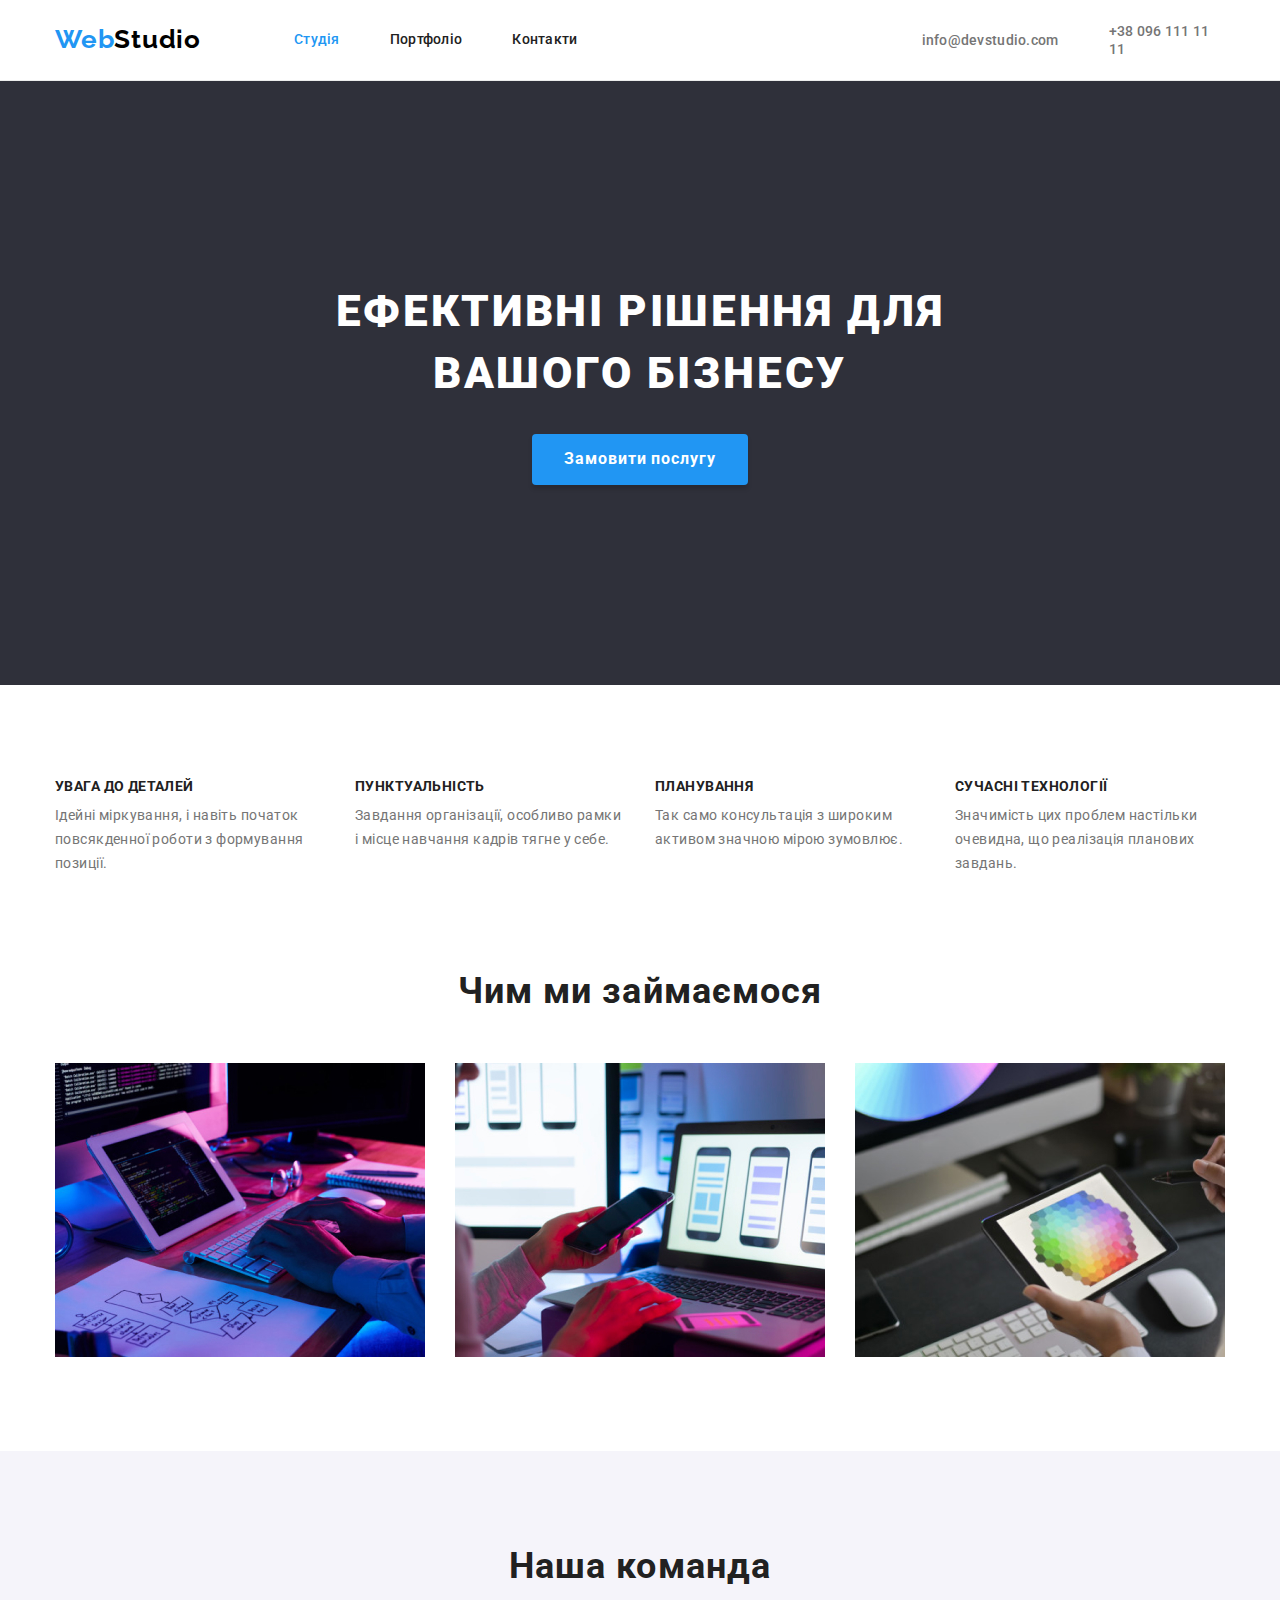
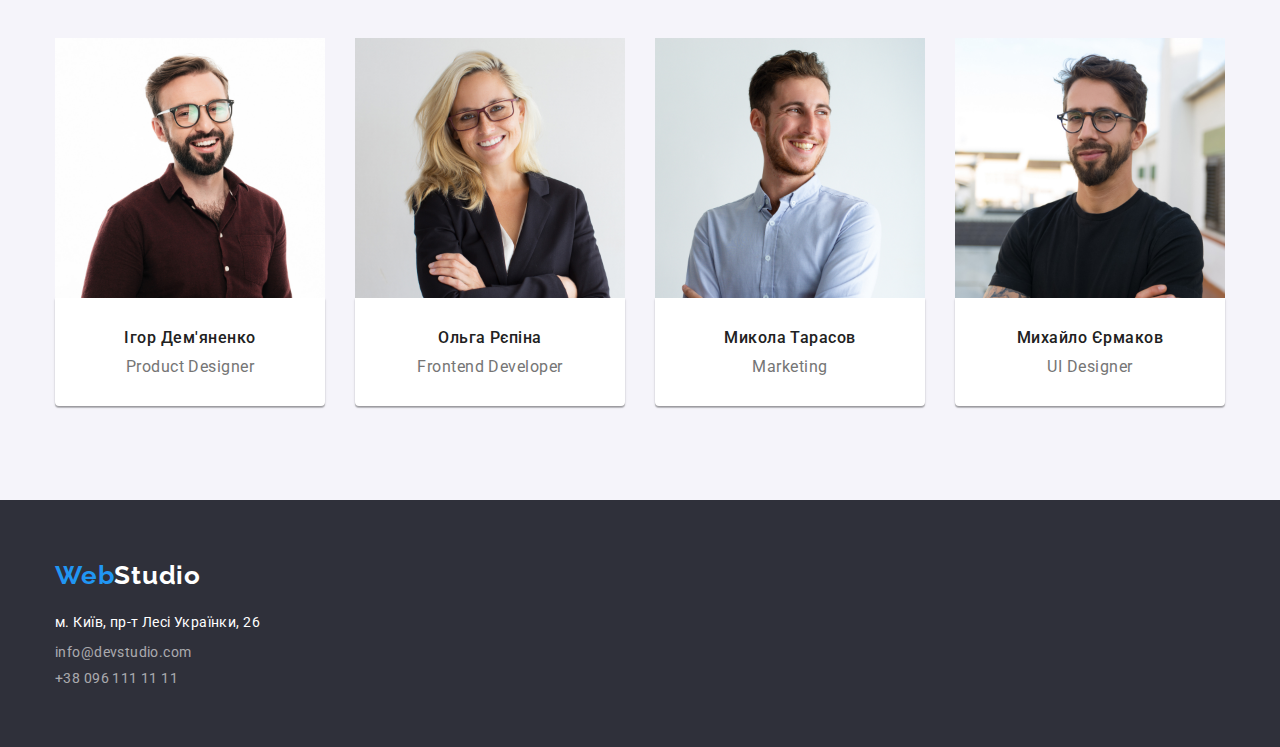
<file: index.html>
<!DOCTYPE html>
<html lang="uk">
  <head>
    <meta charset="UTF-8" />
    <meta http-equiv="X-UA-Compatible" content="IE=edge" />
    <meta name="viewport" content="width=device-width, initial-scale=1.0" />
    <title>Студія</title>
    <link rel="preconnect" href="https://fonts.googleapis.com" />
    <link rel="preconnect" href="https://fonts.gstatic.com" crossorigin />
    <link
      href="https://fonts.googleapis.com/css2?family=Raleway:wght@700&family=Roboto:wght@400;500;700;900&display=swap"
      rel="stylesheet"
    />
    <link
      rel="stylesheet"
      href="https://cdnjs.cloudflare.com/ajax/libs/modern-normalize/1.1.0/modern-normalize.min.css"
    />
    <link rel="stylesheet" href="./css/styles.css" />
  </head>
  <body>
    <header class="page-header">
      <div class="container">
        <a href="index.html" class="header logo" lang="en"
          >Web<span class="nav-logo-color">Studio</span></a
        >

        <nav class="navigation">
          <ul class="nav-list">
            <li class="nav-item">
              <a href="./index.html" class="nav-link active">Студія</a>
            </li>
            <li class="nav-item">
              <a href="./portfolio.html" class="nav-link">Портфоліо</a>
            </li>
            <li class="nav-item">
              <a href="#" class="nav-link">Контакти</a>
            </li>
          </ul>
        </nav>

        <ul class="contact-links">
          <li class="item">
            <a href="mailto:info@devstudio.com" class="adress-header"
              >info@devstudio.com</a
            >
          </li>
          <li class="item">
            <a href="tel:+380961111111" class="adress-header phone"
              >+38 096 111 11 11</a
            >
          </li>
        </ul>
      </div>
    </header>

    <main>
      <section class="hero section">
        <div class="container">
          <h1 class="hero-title">Ефективні рішення для вашого бізнесу</h1>
          <button type="button" class="hero-btn">Замовити послугу</button>
        </div>
      </section>

      <section class="details section">
        <div class="container">
          <h2 class="visually-hidden">HiddenTitle</h2>
          <ul class="details-list">
            <li>
              <h3 class="details-title">УВАГА ДО ДЕТАЛЕЙ</h3>
              <p class="details-description">
                Ідейні міркування, і навіть початок повсякденної роботи з
                формування позиції.
              </p>
            </li>
            <li>
              <h3 class="details-title">ПУНКТУАЛЬНІСТЬ</h3>
              <p class="details-description">
                Завдання організації, особливо рамки і місце навчання кадрів
                тягне у себе.
              </p>
            </li>
            <li>
              <h3 class="details-title">ПЛАНУВАННЯ</h3>
              <p class="details-description">
                Так само консультація з широким активом значною мірою зумовлює.
              </p>
            </li>
            <li>
              <h3 class="details-title">СУЧАСНІ ТЕХНОЛОГІЇ</h3>
              <p class="details-description">
                Значимість цих проблем настільки очевидна, що реалізація
                планових завдань.
              </p>
            </li>
          </ul>
        </div>
      </section>

      <section class="activity section">
        <div class="container">
          <h2 class="activity-title">Чим ми займаємося</h2>
          <ul class="activity-list">
            <li>
              <img
                src="./images/img.jpg"
                alt="Розробка на комп'ютері"
                width="370"
                height="294"
                class="activity-image"
              />
            </li>
            <li>
              <img
                src="./images/img-1.jpg"
                alt="Розробка на телефоні"
                width="370"
                height="294"
                class="activity-image"
              />
            </li>
            <li>
              <img
                src="./images/img-2.jpg"
                alt="Розробка на планшеті"
                width="370"
                height="294"
                class="activity-image"
              />
            </li>
          </ul>
        </div>
      </section>

      <section class="team section">
        <div class="container">
          <h2 class="team-main-title">Наша команда</h2>

          <ul class="team-members">
            <li class="team-items">
              <img
                src="./images/img(1).jpg"
                alt="Ігор Дем'яненко"
                width="270"
                height="260"
                class="team first-pic"
              />
              <div class="cards">
                <h3 class="team-title">Ігор Дем'яненко</h3>
                <p lang="en" class="team-description">Product Designer</p>
              </div>
            </li>
            <li class="team-items">
              <img
                src="./images/img-1(1).jpg"
                alt="Ольга Рєпіна"
                width="270"
                height="260"
                class="team second-pic"
              />

              <div class="cards">
                <h3 class="team-title">Ольга Рєпіна</h3>
                <p class="team-description">Frontend Developer</p>
              </div>
            </li>
            <li class="team-items">
              <img
                src="./images/img-2(1).jpg"
                alt="Микола Тарасов"
                width="270"
                height="260"
                class="team third-pic"
              />
              <div class="cards">
                <h3 class="team-title">Микола Тарасов</h3>
                <p class="team-description">Marketing</p>
              </div>
            </li>
            <li class="team-items">
              <img
                src="./images/img-3.jpg"
                alt="Михайло Єрмаков"
                width="270"
                height="260"
                class="team fourth-pic"
              />
              <div class="cards">
                <h3 class="team-title">Михайло Єрмаков</h3>
                <p class="team-description">UI Designer</p>
              </div>
            </li>
          </ul>
        </div>
      </section>
    </main>

    <footer class="footer">
      <div class="container">
        <a href="index.html" class="footer-logotyp" lang="en"
          >Web<span class="footer-logotyp-color">Studio</span></a
        >

        <address class="footer-info">
          <ul class="adress">
            <li class="footer-address-living">
              <a href="#" class="footer-address living-adress"
                >м. Київ, пр-т Лесі Українки, 26</a
              >
            </li>
            <li class="footer-address-living">
              <a href="mailto:info@devstudio.com" class="footer-address information"
                >info@devstudio.com</a
              >
            </li>
            <li class="footer-address-living">
              <a href="tel:+380961111111" class="footer-address information"
                >+38 096 111 11 11</a
              >
            </li>
          </ul>
        </address>
      </div>
    </footer>
  </body>
</html>
</file>
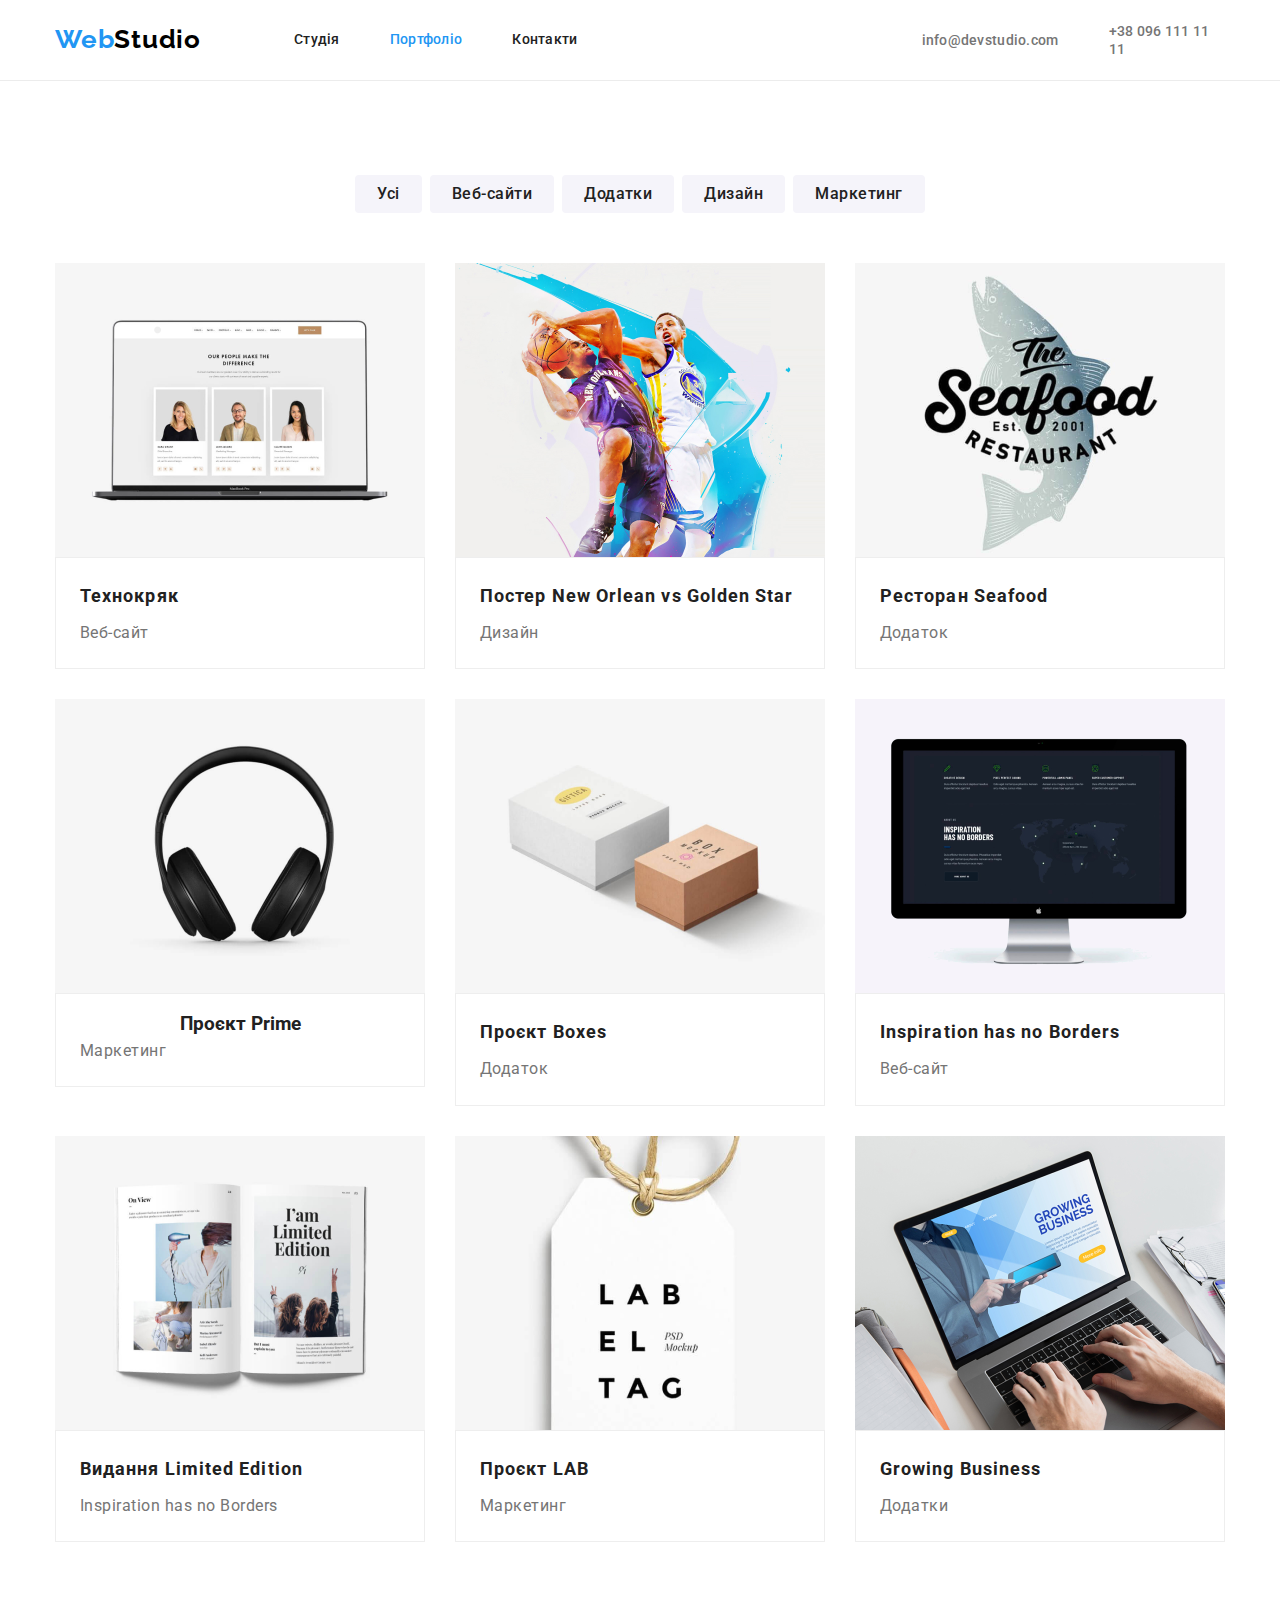
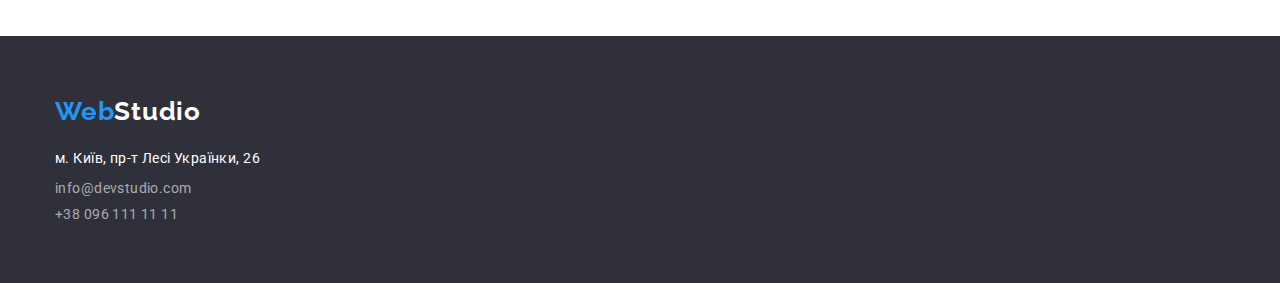
<file: portfolio.html>
<!DOCTYPE html>
<html lang="uk">
  <head>
    <meta charset="UTF-8" />
    <meta http-equiv="X-UA-Compatible" content="IE=edge" />
    <meta name="viewport" content="width=device-width, initial-scale=1.0" />
    <title>Студія</title>
    <link rel="preconnect" href="https://fonts.googleapis.com" />
    <link rel="preconnect" href="https://fonts.gstatic.com" crossorigin />
    <link
      href="https://fonts.googleapis.com/css2?family=Raleway:wght@700&family=Roboto:wght@400;500;700;900&display=swap"
      rel="stylesheet"
    />
    <link
      rel="stylesheet"
      href="https://cdnjs.cloudflare.com/ajax/libs/modern-normalize/1.1.0/modern-normalize.min.css"
    />
    <link rel="stylesheet" href="./css/styles.css" />
  </head>

  <body>
    <header class="page-header">
      <div class="container">
        <a href="index.html" class="header logo" lang="en"
          >Web<span class="nav-logo-color">Studio</span></a
        >

        <nav class="navigation">
          <ul class="nav-list">
            <li class="nav-item">
              <a href="./index.html" class="nav-link">Студія</a>
            </li>
            <li class="nav-item">
              <a href="./portfolio.html" class="nav-link active">Портфоліо</a>
            </li>
            <li class="nav-item">
              <a href="#" class="nav-link">Контакти</a>
            </li>
          </ul>
        </nav>

        <ul class="contact-links">
          <li class="item">
            <a href="mailto:info@devstudio.com" class="adress-header"
              >info@devstudio.com</a
            >
          </li>
          <li class="item">
            <a href="tel:+380961111111" class="adress-header phone"
              >+38 096 111 11 11</a
            >
          </li>
        </ul>
      </div>
    </header>
    <main>
      <section class="portfolio section">
        <div class="container">
          <ul class="portfolio-btns">
            <li class="portfolio-items">
              <button type="button" class="portfolio-btn">Усі</button>
            </li>
            <li class="portfolio-items">
              <button type="button" class="portfolio-btn">Веб-сайти</button>
            </li>
            <li class="portfolio-items">
              <button type="button" class="portfolio-btn">Додатки</button>
            </li>
            <li class="portfolio-items">
              <button type="button" class="portfolio-btn">Дизайн</button>
            </li>
            <li class="portfolio-items">
              <button type="button" class="portfolio-btn">Маркетинг</button>
            </li>
          </ul>

          <ul class="products-list">
            <li class="product-item">
              <img src="./images/tehnokryak.jpg" alt="Технокряк" width="370" />
              <div class="products-group">
                <h3 class="products-list-title">Технокряк</h3>
                <p class="products-list-description">Веб-сайт</p>
              </div>
            </li>
            <li class="product-item">
              <img
                src="./images/neworlean.jpg"
                alt="Постер New Orlean vs Golden Star"
                width="370"
              />
              <div class="products-group">
                <h3 class="products-list-title">
                  Постер New Orlean vs Golden Star
                </h3>
                <p class="products-list-description">Дизайн</p>
              </div>
            </li>
            <li class="product-item">
              <img
                src="./images/seafood.jpg"
                alt="Ресторан Seafood"
                width="370"
              />
              <div class="products-group">
                <h3 class="products-list-title">Ресторан Seafood</h3>
                <p class="products-list-description">Додаток</p>
              </div>
            </li>
            <li class="product-item">
              <img src="./images/prime.jpg" alt="Проєкт Prime" width="370" />
              <div class="products-group">
                <h3 class="products-list title">Проєкт Prime</h3>
                <p class="products-list-description">Маркетинг</p>
              </div>
            </li>
            <li class="product-item">
              <img src="./images/boxes.jpg" alt="Проєкт Boxes" width="370" />
              <div class="products-group">
                <h3 class="products-list-title">Проєкт Boxes</h3>
                <p class="products-list-description">Додаток</p>
              </div>
            </li>
            <li class="product-item">
              <img
                src="./images/inspiration.jpg"
                alt="Inspiration has no Borders"
                width="370"
              />
              <div class="products-group">
                <h3 class="products-list-title">Inspiration has no Borders</h3>
                <p class="products-list-description">Веб-сайт</p>
              </div>
            </li>
            <li class="product-item">
              <img
                src="./images/limitededition.jpg"
                alt="Видання Limited Edition"
                width="370"
              />
              <div class="products-group">
                <h3 class="products-list-title">Видання Limited Edition</h3>
                <p class="products-list-description">
                  Inspiration has no Borders
                </p>
              </div>
            </li>
            <li class="product-item">
              <img src="./images/lab.jpg" alt="Проєкт LAB" width="370" />
              <div class="products-group">
                <h3 class="products-list-title">Проєкт LAB</h3>
                <p class="products-list-description">Маркетинг</p>
              </div>
            </li>
            <li class="product-item">
              <img
                src="./images/growingbusiness.jpg"
                alt="Growing Business"
                width="370"
              />
              <div class="products-group">
                <h3 class="products-list-title">Growing Business</h3>
                <p class="products-list-description">Додатки</p>
              </div>
            </li>
          </ul>
        </div>
      </section>
    </main>

    <footer class="footer">
      <div class="container">
        <a href="index.html" class="footer-logotyp" lang="en"
          >Web<span class="footer-logotyp-color">Studio</span></a
        >

        <address class="footer-info">
          <ul class="adress">
            <li class="footer-address-living">
              <a href="#" class="footer-address living-adress"
                >м. Київ, пр-т Лесі Українки, 26</a
              >
            </li>
            <li class="footer-address-living">
              <a href="mailto:info@devstudio.com" class="footer-address information"
                >info@devstudio.com</a
              >
            </li>
            <li class="footer-address-living">
              <a href="tel:+380961111111" class="footer-address information"
                >+38 096 111 11 11</a
              >
            </li>
          </ul>
        </address>
      </div>
    </footer>
  </body>
</html>
</file>
<file: css/styles.css>
html {
  box-sizing: border-box;
}

h1,
h2,
h3,
h4,
h5,
h6 {
  text-align: center;
  margin: 0;
}

ul {
  margin: 0;
  padding: 0;
  list-style: none;
}

.section {
  padding-top: 200px;
  padding-bottom: 200px;
}

.container {
  width: 1200px;
  padding-left: 15px;
  padding-right: 15px;
  margin-left: auto;
  margin-right: auto;
}

*,
*::before,
*::after {
  box-sizing: inherit;
}

:root {
  --primary-text-color: rgba(33, 33, 33, 1);
  --secondary-text-color: rgba(117, 117, 117, 1);
  --accent-color: rgba(33, 150, 243, 1);
}

body {
  font-family: Roboto, sans-serif;
  color: var(--primary-text-color);
}

header {
  border-bottom: 1px solid #ececec;
}

.page-header .container {
  display: flex;
}

.logo {
  padding-top: 24px;
  padding-bottom: 25px;
  font-family: Raleway, sans-serif;
  font-style: normal;
  font-weight: 700;
  font-size: 26px;
  line-height: 1.2;
  letter-spacing: 0.03em;
  color: var(--accent-color);
  text-decoration: none;
  margin-right: 93px;
}

.nav-logo-color {
  color: rgba(0, 0, 0, 1);
}

.footer-logo-color {
  color: rgba(255, 255, 255, 1);
}

.navigation {
  display: flex;
  align-items: center;
  text-decoration: none;
}

.nav-list {
  display: flex;
  gap: 50px;
  list-style: none;
  font-weight: 500;
  font-size: 14px;
  line-height: 1.1;
  letter-spacing: 0.02em;
}

.contact-links {
  display: flex;
  margin-left: 344px;
  align-items: center;
  gap: 50px;
}

.nav-link {
  display: block;
  padding: 32px 0;
  text-decoration: none;
  color: var(--primary-text-color);
  /* margin-right: 50px; */
  text-decoration: none;
}

.nav-link:nth-child(3) {
  margin-right: 50px;
}

.nav-link:hover,
.nav-link:focus {
  color: rgba(33, 150, 243, 1);
}

.nav-link:active {
  color: rgba(33, 150, 243, 1);
}

.adress-header {
  text-decoration: none;
  color: rgba(117, 117, 117, 1);
  font-weight: 500;
  font-size: 14px;
  line-height: 1.2;
  letter-spacing: 0.02em;
}

.adress-header:hover {
  color: rgba(33, 150, 243, 1);
}

.portfolio-btn {
  border: none;
  cursor: pointer;
  font-family: Roboto, sans-serif;
  font-style: normal;
  font-weight: 500;
  font-size: 16px;
  line-height: 1.6;
  background-color: #f5f4fa;
  text-align: center;
  letter-spacing: 0.03em;
  border-radius: 4px;
  color: #212121;
  padding: 6px 22px;
}

.portfolio-btns {
  display: flex;
  gap: 8px;
  justify-content: center;
  list-style: none;
  font-style: normal;
  margin-bottom: 50px;
}

.portfolio-btn:hover,
.portfolio-btn:focus {
  color: white;
  background-color: rgba(33, 150, 243, 1);
}

.hero {
  background-color: #2f303a;
}

.hero-title {
  margin-left: auto;
  margin-right: auto;
  margin-bottom: 30px;
  font-weight: 900;
  font-size: 44px;
  line-height: 1.4;
  text-align: center;
  padding: 0;
  letter-spacing: 0.06em;
  text-transform: uppercase;
  width: 696px;
  color: rgba(255, 255, 255, 1);
  background-color: rgba(47, 48, 58, 1);
}

.hero-btn {
  display: block;
  margin: 0 auto;
  border-radius: 4px;
  padding: 10px 32px;
  min-width: 216px;
  box-shadow: 0px 4px 4px rgba(0, 0, 0, 0.15);
  font-style: normal;
  font-weight: 700;
  font-size: 16px;
  font-family: inherit;
  line-height: 1.9;
  text-align: center;
  letter-spacing: 0.06em;
  cursor: pointer;
  border: none;
  color: rgba(255, 255, 255, 1);
  background-color: rgba(33, 150, 243, 1);
}

.visually-hidden {
  position: absolute;
  white-space: nowrap;
  width: 1px;
  height: 1px;
  overflow: hidden;
  border: 0;
  padding: 0;
  clip: rect(0 0 0 0);
  clip-path: inset(50%);
  margin: -1px;
}
.details {
  padding-top: 94px;
  padding-bottom: 94px;
}

.details-list {
  display: flex;
  justify-content: center;
  gap: 30px;
  list-style: none;
}

.details-title {
  margin-bottom: 10px;
  font-style: normal;
  font-weight: 700;
  font-size: 14px;
  line-height: 1.1;
  letter-spacing: 0.03em;
  text-transform: uppercase;
  text-align: start;
}

.details-description {
  width: 270px;
  font-weight: 400;
  font-size: 14px;
  line-height: 1.7;
  letter-spacing: 0.03em;
  font-style: normal;
  margin: 0;
  font-size: 14px;
  line-height: 1.7;
  letter-spacing: 0.03em;
  color: var(--secondary-text-color);
}

.activity {
  padding-top: 0;
  padding-bottom: 94px;
}

img {
  display: block;
}

.activity-list {
  display: flex;
  justify-content: center;
  gap: 30px;
  list-style: none;
}

.products-list-title {
  text-align: left;
  font-style: normal;
  font-weight: 700;
  font-size: 18px;
  line-height: 2;
  letter-spacing: 0.06em;
  margin-bottom: 4px;
}

.products-list-description {
  color: var(--secondary-text-color);
  font-style: normal;
  font-weight: 400;
  font-size: 16px;
  line-height: 1.9;
  letter-spacing: 0.03em;
  margin: 0;
}

.products-list {
  display: flex;
  justify-content: center;
  flex-wrap: wrap;
  gap: 30px;
  list-style: none;
}

.product-item {
  flex-basis: calc((100% - 2 * 30px) / 3);
}

.products-group {
  padding: 20px 24px;
  background: #ffffff;
  border: 1px solid #eeeeee;
}

.activity-title {
  font-style: normal;
  font-weight: 700;
  font-size: 36px;
  line-height: 1.2;
  text-align: center;
  letter-spacing: 0.03em;
  margin-bottom: 50px;
}

.team.section {
  background-color: #f5f4fa;
  padding-bottom: 94px;
  padding-top: 94px;
}
.team-members {
  display: flex;
  gap: 30px;
  justify-content: center;
  align-items: center;
}
.team-main-title {
  font-style: normal;
  font-weight: 700;
  font-size: 36px;
  line-height: 1.2;
  text-align: center;
  letter-spacing: 0.03em;
  margin-bottom: 50px;
}

.team-title {
  font-style: normal;
  font-weight: 500;
  font-size: 16px;
  line-height: 1.2;
  letter-spacing: 0.03em;
  margin-bottom: 10px;
}

.team-description {
  font-style: normal;
  font-weight: 400;
  font-size: 16px;
  line-height: 1.2;
  letter-spacing: 0.03em;
  color: var(--secondary-text-color);
  text-align: center;
  margin: 0;
}

.cards {
  background-color: #ffffff;
  box-shadow: 0px 1px 3px rgba(0, 0, 0, 0.12), 0px 1px 1px rgba(0, 0, 0, 0.14),
    0px 2px 1px rgba(0, 0, 0, 0.2);
  border-radius: 0px 0px 4px 4px;
  padding-top: 30px;
  padding-bottom: 30px;
}

.footer {
  padding-top: 60px;
  padding-bottom: 60px;
  text-decoration: none;
  background-color: rgba(47, 48, 58, 1);
}

.adress {
  display: flex;
  flex-direction: column;
  margin-top: 20px;
  font-family: "Roboto";
  font-style: normal;
  font-weight: 400;
  font-size: 14px;
  line-height: 1.2;
  letter-spacing: 0.03em;
  gap: 9px;
}

.footer-logotyp {
  font-family: Raleway, sans-serif;
  font-style: normal;
  font-weight: 700;
  font-size: 26px;
  line-height: 1.2;
  letter-spacing: 0.03em;
  color: var(--accent-color);
  text-decoration: none;
}

.footer-address {
  text-decoration: none;
  color: rgba(255, 255, 255, 0.6);
}

.information:hover{
  color: rgba(33, 150, 243, 1);
}


.footer-info {
  font-style: normal;
  text-decoration: none;
  color: rgba(255, 255, 255, 0.6);
}

.footer-logotyp-color {
  color: #ffffff;
  font-weight: 700;
  font-size: 26px;
  line-height: 1.2;
  letter-spacing: 0.03em;
}

.living-adress {
  font-weight: 400;
  font-size: 14px;
  line-height: 1.7;
  letter-spacing: 0.03em;
  color: #ffffff;
}

.portfolio.section {
  padding-top: 94px;
  padding-bottom: 94px;
}

.nav-link.active {
  color: #2196f3;
}
</file>
